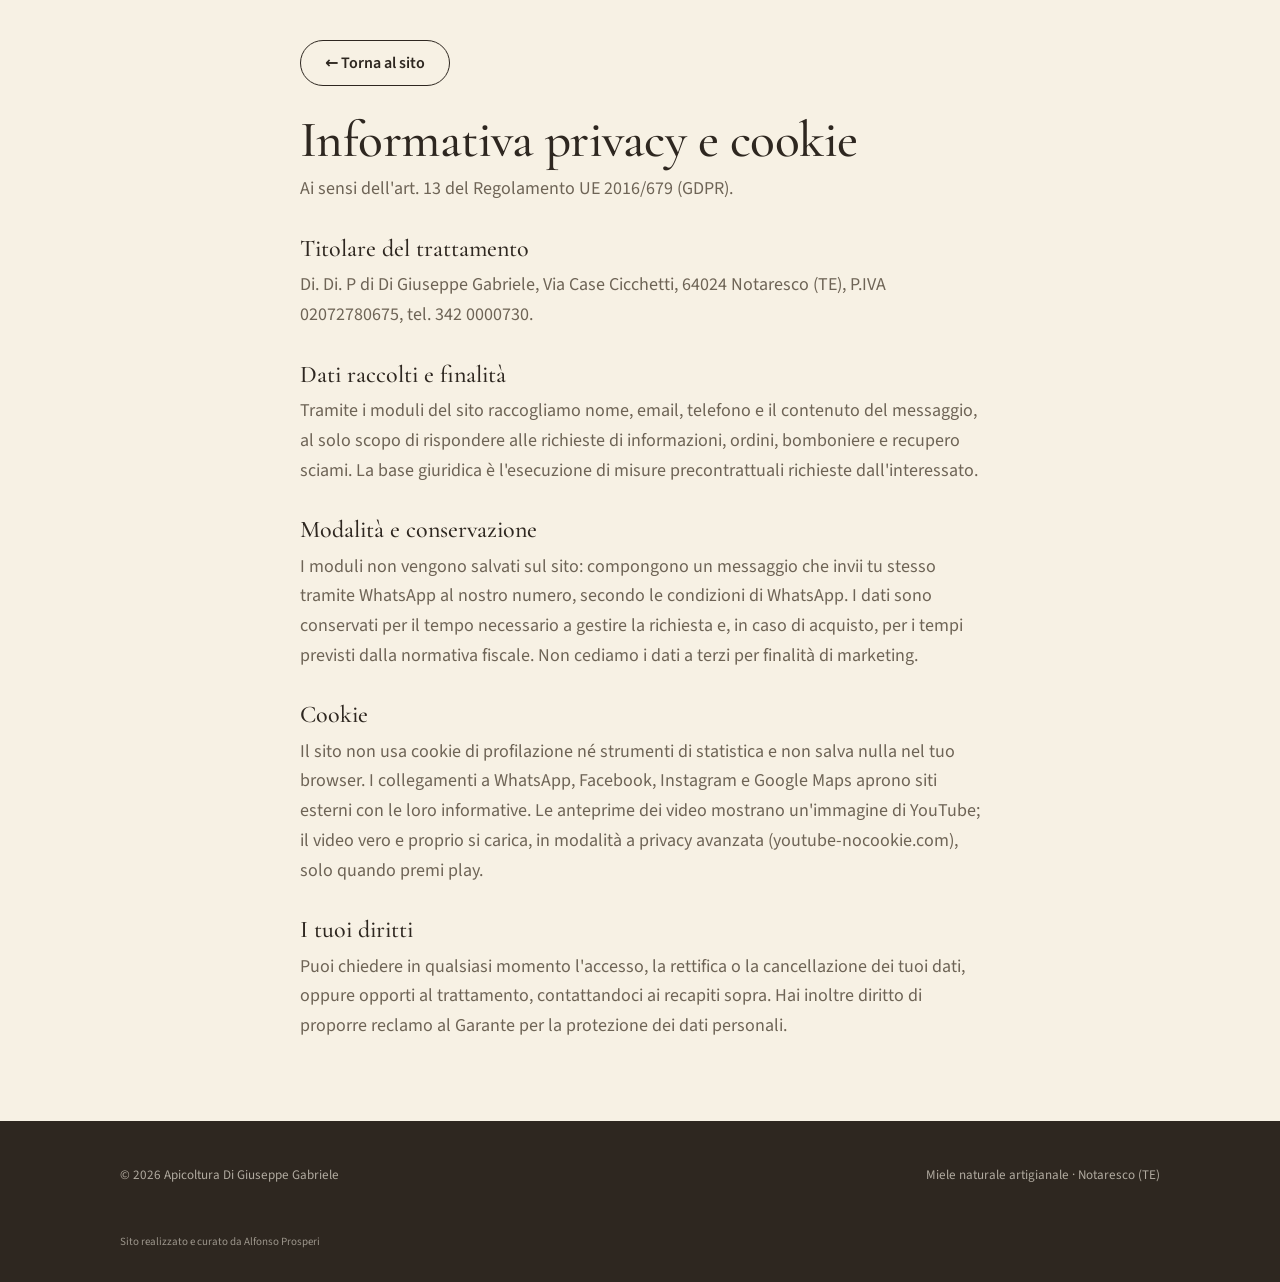
<file: privacy.html>
<!doctype html>
<html lang="it">
<head>
<meta charset="utf-8">
<meta name="viewport" content="width=device-width, initial-scale=1, viewport-fit=cover">
<title>Privacy · Apicoltura Di Giuseppe Gabriele</title>
<meta name="robots" content="noindex">
<meta name="theme-color" content="#F7F1E4">
<link rel="icon" type="image/png" href="img/favicon.png">
<link rel="stylesheet" href="stile.css?v=688e3501">
<style>.priv{max-width:760px;padding-block:40px 80px}.priv h1{margin-bottom:6px;font-size:clamp(2.2rem,5vw,3.2rem)}.priv h2{font-size:1.5rem;margin:32px 0 8px}.priv p{color:var(--matita)}</style>
</head>
<body>
<main class="foglio priv">
<p style="margin-bottom:26px"><a class="tasto" href="index.html">← Torna al sito</a></p>
<h1>Informativa privacy e cookie</h1>
<p>Ai sensi dell'art. 13 del Regolamento UE 2016/679 (GDPR).</p>
<h2>Titolare del trattamento</h2>
<p>Di. Di. P di Di Giuseppe Gabriele, Via Case Cicchetti, 64024 Notaresco (TE), P.IVA 02072780675, tel. 342 0000730.</p>
<h2>Dati raccolti e finalità</h2>
<p>Tramite i moduli del sito raccogliamo nome, email, telefono e il contenuto del messaggio, al solo scopo di rispondere alle richieste di informazioni, ordini, bomboniere e recupero sciami. La base giuridica è l'esecuzione di misure precontrattuali richieste dall'interessato.</p>
<h2>Modalità e conservazione</h2>
<p>I moduli non vengono salvati sul sito: compongono un messaggio che invii tu stesso tramite WhatsApp al nostro numero, secondo le condizioni di WhatsApp. I dati sono conservati per il tempo necessario a gestire la richiesta e, in caso di acquisto, per i tempi previsti dalla normativa fiscale. Non cediamo i dati a terzi per finalità di marketing.</p>
<h2>Cookie</h2>
<p>Il sito non usa cookie di profilazione né strumenti di statistica e non salva nulla nel tuo browser. I collegamenti a WhatsApp, Facebook, Instagram e Google Maps aprono siti esterni con le loro informative. Le anteprime dei video mostrano un'immagine di YouTube; il video vero e proprio si carica, in modalità a privacy avanzata (youtube-nocookie.com), solo quando premi play.</p>
<h2>I tuoi diritti</h2>
<p>Puoi chiedere in qualsiasi momento l'accesso, la rettifica o la cancellazione dei tuoi dati, oppure opporti al trattamento, contattandoci ai recapiti sopra. Hai inoltre diritto di proporre reclamo al Garante per la protezione dei dati personali.</p>
</main>
<footer class="chiusura">
<div class="foglio">
<div class="pagina" style="margin-top:0;padding-top:0;border-top:0"><span>© <span id="anno">2026</span> Apicoltura Di Giuseppe Gabriele</span><span>Miele naturale artigianale · Notaresco (TE)</span></div>
<p class="credito">Sito realizzato e curato da <a href="https://prosperialfonso.com" rel="author">Alfonso Prosperi</a></p>
</div>
</footer>
<script src="sito.js?v=a9cdfea3"></script>
<!-- Cloudflare Web Analytics --><script defer src='https://static.cloudflareinsights.com/beacon.min.js' data-cf-beacon='{"token": "d7486d64956d45a597f33cba763ff9ae"}'></script><!-- End Cloudflare Web Analytics -->
</body>
</html>
</file>
<file: stile.css>
/* ==========================================================================
   Apicoltura Di Giuseppe Gabriele
   Stile classico e caldo: carta chiara, titoli Cormorant Garamond,
   testi Source Sans, foto con angoli smussati.
   ========================================================================== */

/* font ospitati sul sito */
@font-face{font-family:"Cormorant Garamond";font-style:normal;font-weight:500;font-display:swap;src:url(fonts/cormorant-garamond-latin-500-normal.woff2) format("woff2")}
@font-face{font-family:"Cormorant Garamond";font-style:italic;font-weight:500;font-display:swap;src:url(fonts/cormorant-garamond-latin-500-italic.woff2) format("woff2")}
@font-face{font-family:"Cormorant Garamond";font-style:normal;font-weight:600;font-display:swap;src:url(fonts/cormorant-garamond-latin-600-normal.woff2) format("woff2")}
@font-face{font-family:"Source Sans 3";font-style:normal;font-weight:400;font-display:swap;src:url(fonts/source-sans-3-latin-400-normal.woff2) format("woff2")}
@font-face{font-family:"Source Sans 3";font-style:italic;font-weight:400;font-display:swap;src:url(fonts/source-sans-3-latin-400-italic.woff2) format("woff2")}
@font-face{font-family:"Source Sans 3";font-style:normal;font-weight:600;font-display:swap;src:url(fonts/source-sans-3-latin-600-normal.woff2) format("woff2")}
@font-face{font-family:"Source Sans 3";font-style:normal;font-weight:700;font-display:swap;src:url(fonts/source-sans-3-latin-700-normal.woff2) format("woff2")}

/* ---------- colori: giorno ---------- */
:root{
  --carta:#F7F1E4;
  --carta-2:#EFE6D2;
  --bianco:#FFFDF8;
  --inchiostro:#2E2720;
  --matita:#6E6456;
  --riga:#E0D5BE;
  --miele:#B97C12;
  --miele-vivo:#D99A26;
  --miele-chiaro:#F4E3B5;
  --erba:#5A7436;
  --ombra:0 2px 4px rgba(46,39,32,.06), 0 12px 28px -14px rgba(46,39,32,.28);
  --r:12px;
  --f-titoli:"Cormorant Garamond",Garamond,Georgia,"Times New Roman",serif;
  --f-testo:"Source Sans 3","Segoe UI",system-ui,-apple-system,sans-serif;
  --largo:1120px;
  --colonna:680px;
}
/* ---------- colori: notte (solo se si preme la luna) ---------- */
:root[data-theme="dark"]{
  color-scheme:dark;
  --carta:#1E1A15; --carta-2:#27221B; --bianco:#2E2820;
  --inchiostro:#F0E8D8; --matita:#B6AB97; --riga:#3A3329;
  --miele:#E4AE4A; --miele-vivo:#E9B85A; --miele-chiaro:#46371A; --erba:#A6C27A;
  --ombra:0 2px 4px rgba(0,0,0,.3), 0 14px 30px -14px rgba(0,0,0,.7);
}

/* ---------- base ---------- */
*,*::before,*::after{box-sizing:border-box}
html{overflow-x:hidden;-webkit-text-size-adjust:100%;scroll-behavior:smooth;scroll-padding-top:20px}
body{margin:0;background:var(--carta);color:var(--inchiostro);font:400 18px/1.65 var(--f-testo);-webkit-font-smoothing:antialiased}
img{max-width:100%;height:auto;display:block}
a{color:inherit;text-decoration-color:var(--miele-vivo);text-decoration-thickness:1.5px;text-underline-offset:3px}
a:hover{color:var(--miele)}
[hidden]{display:none!important}
p{margin:0}
h1,h2,h3,h4{font-family:var(--f-titoli);font-weight:600;line-height:1.1;margin:0;text-wrap:balance}
h1{font-size:clamp(2.6rem,6vw,4.4rem);font-weight:500;letter-spacing:-.01em}
h2{font-size:clamp(2rem,3.8vw,2.9rem);font-weight:500}
h3{font-size:1.5rem}
:focus-visible{outline:3px solid var(--miele-vivo);outline-offset:3px;border-radius:4px}
.salta{position:absolute;left:-9999px;top:8px;background:var(--inchiostro);color:var(--carta);padding:10px 14px;z-index:100}
.salta:focus{left:12px}
.macchina{font-family:var(--f-titoli)}
/* note brevi: corsivo del titolo, colore miele */
.mano{font-family:var(--f-titoli);font-style:italic;font-weight:500;font-size:1.3rem;line-height:1.3;color:var(--matita)}
.mano.miele{color:var(--miele)}
.mano.erba{color:var(--erba)}
.etichetta{font:600 .78rem/1.3 var(--f-testo);letter-spacing:.14em;text-transform:uppercase;color:var(--miele)}
.evidenzia{background:none;color:var(--inchiostro);font-weight:600}
.testo{max-width:var(--colonna)}
.testo p+p{margin-top:1em}
.spazio{display:flex;flex-direction:column;gap:22px}

/* ---------- impaginazione ---------- */
.foglio{max-width:var(--largo);margin:0 auto;padding-inline:clamp(16px,4vw,40px)}
main>section{padding-block:clamp(48px,7vw,88px)}
main>section.alt{background:var(--carta-2)}

/* ---------- testata ---------- */
.testata{background:var(--carta);border-bottom:1px solid var(--riga);position:sticky;top:env(safe-area-inset-top,0px);z-index:50}
.testata .riga-marca{display:flex;align-items:center;justify-content:space-between;gap:14px 28px;min-height:76px}
.marca{display:flex;align-items:center;gap:14px;text-decoration:none}
.marca:hover{color:inherit}
.marca img{width:48px;height:48px;border-radius:50%}
.marca b{display:block;font:600 1.35rem/1.1 var(--f-titoli)}
.marca small{display:block;font-size:.8rem;color:var(--matita);margin-top:2px}
.strumenti{display:flex;align-items:center;gap:8px}
.tasto-icona{width:40px;height:40px;display:grid;place-items:center;border:1px solid var(--riga);background:var(--bianco);color:var(--inchiostro);border-radius:50%;cursor:pointer}
.tasto-icona svg{width:18px;height:18px}
.tasto-menu{display:none}
.tasto-tema .luna{display:none}
:root[data-theme="dark"] .tasto-tema .sole{display:none}
:root[data-theme="dark"] .tasto-tema .luna{display:block}
/* menu */
.linguette{margin-left:auto}
.linguette ul{list-style:none;margin:0;padding:0;display:flex;flex-wrap:wrap;gap:4px 24px;align-items:center}
.linguette a{display:block;padding:6px 0;font-weight:600;font-size:.95rem;text-decoration:none;color:var(--matita);border-bottom:2px solid transparent}
.linguette a:hover{color:var(--inchiostro)}
.linguette a[aria-current="page"]{color:var(--inchiostro);border-bottom-color:var(--miele-vivo)}
.linguette .adotta a{background:var(--inchiostro);color:var(--carta);padding:9px 18px;border-radius:999px;border:0}
.linguette .adotta a:hover{background:var(--miele);color:#fff}
.linguette .adotta a[aria-current="page"]{background:var(--miele);color:#fff}
@media (max-width:1080px){
  .testata .riga-marca{flex-wrap:wrap}
  .tasto-menu{display:grid}
  .linguette{display:none;order:3;width:100%;margin:0}
  .linguette.aperto{display:block}
  .linguette ul{flex-direction:column;align-items:stretch;gap:0;padding-bottom:16px}
  .linguette li{border-top:1px solid var(--riga)}
  .linguette a{padding:13px 2px;font-size:1.05rem;border:0}
  .linguette a[aria-current="page"]{color:var(--miele)}
  .linguette .adotta{margin-top:12px;border:0}
  .linguette .adotta a{text-align:center;padding:13px}
}
@media (max-width:520px){.marca b{font-size:1.1rem}.marca small{font-size:.72rem}}

/* ---------- foto ---------- */
.stampa{margin:0;display:flex;flex-direction:column;gap:8px;max-width:100%}
.stampa img{width:100%;border-radius:var(--r);box-shadow:var(--ombra);background:var(--carta-2)}
.stampa figcaption{font-size:.88rem;font-style:italic;color:var(--matita)}
.stampa.quadro img{aspect-ratio:1;object-fit:cover}
.stampa.orizz img{aspect-ratio:3/2;object-fit:cover}
.stampa.vert img{aspect-ratio:4/5;object-fit:cover}
.stampa.vasetto img{object-fit:contain;padding:14px;aspect-ratio:1;background:#fff}

/* ---------- tasti ---------- */
.tasto{display:inline-flex;align-items:center;justify-content:center;gap:10px;font:600 1rem/1 var(--f-testo);padding:14px 24px;border:1.5px solid var(--inchiostro);background:transparent;color:var(--inchiostro);text-decoration:none;cursor:pointer;border-radius:999px;transition:background .15s,color .15s,border-color .15s}
.tasto:hover{background:var(--inchiostro);color:var(--carta)}
.tasto.pieno{background:var(--miele-vivo);border-color:var(--miele-vivo);color:#2A2008}
.tasto.pieno:hover{background:var(--miele);border-color:var(--miele);color:#fff}
.tasto svg{width:16px;height:16px}
.tasti{display:flex;flex-wrap:wrap;gap:12px}

/* ---------- apertura di pagina ---------- */
.apertura{padding-block:clamp(40px,6vw,80px)!important;background:var(--carta)!important}
.apertura .griglia{display:grid;grid-template-columns:1fr 1fr;gap:clamp(28px,5vw,64px);align-items:center}
.apertura .spazio{gap:20px}
.apertura .sottotitolo{font-size:1.2rem;color:var(--matita);max-width:48ch}
.apertura .stampa img{aspect-ratio:4/3;object-fit:cover}
@media (max-width:820px){.apertura .griglia{grid-template-columns:1fr}}

/* titolo di sezione */
.titolo{display:flex;flex-wrap:wrap;align-items:baseline;gap:6px 20px;margin-bottom:clamp(24px,3vw,40px)}
.titolo .mano{margin-left:auto}
@media (max-width:640px){.titolo .mano{margin-left:0;width:100%}}

/* ---------- home ---------- */
.riquadri{display:grid;grid-template-columns:repeat(3,1fr);gap:clamp(20px,3vw,34px)}
.riquadro{display:flex;flex-direction:column;gap:12px}
.riquadro .stampa img{aspect-ratio:4/3;object-fit:cover}
.riquadro .stampa.vasetto img{object-fit:contain}
.riquadro .stampa figcaption{display:none}
.riquadro h3{margin-top:6px}
.riquadro p{color:var(--matita)}
.riquadro a.link{font-weight:600;color:var(--miele);text-decoration:none;align-self:flex-start}
.riquadro a.link::after{content:" →"}
.riquadro a.link:hover{text-decoration:underline}
@media (max-width:880px){.riquadri{grid-template-columns:1fr 1fr}}
@media (max-width:560px){.riquadri{grid-template-columns:1fr}}

.appunti{display:grid;grid-template-columns:repeat(3,1fr);gap:22px}
.appunti div{background:var(--bianco);border-radius:var(--r);padding:22px 24px}

.appunti b{display:block;font:600 1.35rem/1.2 var(--f-titoli);margin-bottom:8px}
.appunti p{color:var(--matita);font-size:1rem}
@media (max-width:760px){.appunti{grid-template-columns:1fr}}

.righe{background:var(--bianco);border-radius:var(--r);padding:clamp(20px,3vw,32px)}

/* citazione */
.citazione{font-family:var(--f-titoli);font-style:italic;font-weight:500;font-size:clamp(1.6rem,2.8vw,2.1rem);line-height:1.3;color:var(--inchiostro);max-width:32ch;border-left:3px solid var(--miele-vivo);padding-left:22px;margin:0}
.citazione cite{display:block;font:600 .78rem/1 var(--f-testo);letter-spacing:.14em;text-transform:uppercase;color:var(--matita);margin-top:14px;font-style:normal}

/* due colonne */
.due{display:grid;grid-template-columns:1fr 1fr;gap:clamp(28px,5vw,64px);align-items:center}
.due.invertito>:first-child{order:2}
.due .stampa{width:100%}
.due .foto-doppie{display:grid;grid-template-columns:1.4fr 1fr;gap:16px;align-items:end}
.due .foto-doppie .stampa img{aspect-ratio:auto}
.due .foto-doppie .stampa:first-child img{aspect-ratio:4/3;object-fit:cover}
.due .foto-doppie .stampa:last-child img{aspect-ratio:3/4;object-fit:cover}
@media (max-width:820px){.due{grid-template-columns:1fr}.due.invertito>:first-child{order:0}}

/* ---------- prodotti ---------- */
.mieli{display:grid;grid-template-columns:repeat(3,1fr);gap:26px}
.scheda{background:var(--bianco);border-radius:var(--r);overflow:hidden;display:flex;flex-direction:column;box-shadow:var(--ombra)}
.scheda .foto{padding:18px;background:#fff}
.scheda .foto img{aspect-ratio:1;object-fit:contain;width:100%}
.scheda .corpo{padding:20px 22px 24px;display:flex;flex-direction:column;gap:12px;flex:1}
.scheda h3{display:flex;justify-content:space-between;gap:10px;align-items:center}
.scheda .tono{width:20px;height:20px;border-radius:50%;border:1px solid rgba(0,0,0,.15);flex:none}
.scheda dl{margin:0;display:grid;grid-template-columns:auto 1fr;gap:4px 14px;font-size:.95rem}
.scheda dt{color:var(--matita)}
.scheda dd{margin:0}
.scheda .formati{margin-top:auto;font-size:.92rem;color:var(--matita);border-top:1px solid var(--riga);padding-top:12px}
.scheda .formati b{color:var(--inchiostro)}
@media (max-width:900px){.mieli{grid-template-columns:1fr 1fr}}
@media (max-width:560px){.mieli{grid-template-columns:1fr}}
.altri{display:grid;grid-template-columns:repeat(3,1fr);gap:26px;margin-top:clamp(28px,4vw,44px)}
.altro{display:grid;grid-template-columns:110px 1fr;gap:18px;align-items:center}
.altro .stampa{width:100%}
.altro h3{font-size:1.3rem;margin-bottom:4px}
.altro p{font-size:.95rem;color:var(--matita)}
@media (max-width:900px){.altri{grid-template-columns:1fr}}

/* ricette */
.ricette{list-style:none;margin:0;padding:0;counter-reset:r;display:grid;grid-template-columns:1fr 1fr;gap:20px}
.ricette li{counter-increment:r;background:var(--bianco);border-radius:var(--r);padding:22px 24px 22px 70px;position:relative}
.ricette li::before{content:counter(r);position:absolute;left:22px;top:20px;width:32px;height:32px;border-radius:50%;background:var(--miele-chiaro);color:var(--miele);display:grid;place-items:center;font:600 1.1rem/1 var(--f-titoli)}
.ricette h3{font-size:1.35rem;margin-bottom:6px}
.ricette p{font-size:.97rem;color:var(--matita)}
.ricette .mano{font-size:1.1rem;display:block;margin-top:8px}
@media (max-width:760px){.ricette{grid-template-columns:1fr}}

/* ---------- calendario ---------- */
.mesi{background:var(--bianco);border-radius:var(--r);overflow:hidden}
.mese+.mese{border-top:1px solid var(--riga)}
.mese summary{list-style:none;cursor:pointer;display:grid;grid-template-columns:44px 1fr auto;gap:14px;align-items:center;padding:16px 22px}
.mese summary::-webkit-details-marker{display:none}
.mese summary .n{font-size:.85rem;color:var(--matita);font-variant-numeric:tabular-nums}
.mese summary h3{font-size:1.4rem;display:flex;align-items:center;gap:12px;flex-wrap:wrap}
.mese summary h3 .raccolto{font:600 .68rem/1 var(--f-testo);letter-spacing:.1em;padding:5px 9px;background:var(--miele-chiaro);color:var(--miele);border-radius:999px;text-transform:uppercase}
.mese summary .segno{width:28px;height:28px;border-radius:50%;background:var(--carta-2);display:grid;place-items:center;font-weight:600;color:var(--matita)}
.mese summary .segno::before{content:"+"}
.mese[open] summary .segno::before{content:"–"}
.mese summary:hover h3{color:var(--miele)}
.mese[open]{background:var(--carta)}
.mese .dentro{display:grid;grid-template-columns:1fr 1.4fr;gap:clamp(20px,3vw,36px);padding:6px 22px 28px 80px;align-items:start}
.mese .dentro .stampa{width:100%}
.mese .dentro .stampa figcaption{display:none}
.mese .fiori{font-size:.95rem;color:var(--erba);margin-bottom:12px}
.mese .fiori::before{content:"Fiorisce: ";font-weight:600}
.mese .dentro p{font-size:1rem}
@media (max-width:760px){.mese .dentro{grid-template-columns:1fr;padding-left:22px}.mese summary{grid-template-columns:34px 1fr auto;padding-inline:16px}}

/* ---------- servizi ---------- */
.servizi{display:grid;grid-template-columns:1fr 1fr;gap:clamp(24px,4vw,48px)}
.servizio{display:flex;flex-direction:column;gap:14px}
.servizio .tre{display:grid;grid-template-columns:1.3fr 1fr 1fr;gap:10px}
.servizio .tre .stampa img{aspect-ratio:3/4;object-fit:cover}
.servizio>.stampa img{aspect-ratio:4/3;object-fit:contain;background:#fff}
.servizio>.stampa figcaption{display:none}
.servizio p{color:var(--matita)}
@media (max-width:820px){.servizi{grid-template-columns:1fr}}

/* ---------- galleria ---------- */
.tavolo{display:grid;grid-template-columns:repeat(4,1fr);gap:14px}
.tavolo button{all:unset;cursor:zoom-in;display:block}
.tavolo button:focus-visible{outline:3px solid var(--miele-vivo);outline-offset:3px;border-radius:var(--r)}
.tavolo .stampa img{aspect-ratio:1;object-fit:cover;transition:transform .3s,filter .3s}
.tavolo button:hover img{filter:brightness(1.06);transform:scale(1.02)}
.tavolo figcaption{display:none}
.altre-foto{margin-top:30px;display:flex;justify-content:center}
@media (max-width:900px){.tavolo{grid-template-columns:repeat(3,1fr)}}
@media (max-width:560px){.tavolo{grid-template-columns:repeat(2,1fr);gap:10px}}

/* visore */
.visore{position:fixed;inset:0;z-index:90;background:rgba(24,20,16,.94);display:grid;grid-template-columns:60px 1fr 60px;align-items:center;padding:calc(56px + env(safe-area-inset-top,0px)) 8px calc(48px + env(safe-area-inset-bottom,0px))}
.visore .scena{height:100%;display:flex;align-items:center;justify-content:center;min-width:0}
.visore .scena img{max-width:100%;max-height:100%;object-fit:contain;border-radius:var(--r)}
.visore button{width:46px;height:46px;border:1px solid rgba(255,255,255,.35);background:rgba(255,255,255,.06);color:#fff;cursor:pointer;display:grid;place-items:center;margin:auto;border-radius:50%}
.visore button svg{width:20px;height:20px}
.visore .chiudi{position:absolute;top:calc(10px + env(safe-area-inset-top,0px));right:12px;margin:0}
.visore .didascalia{position:absolute;left:0;right:0;bottom:calc(14px + env(safe-area-inset-bottom,0px));text-align:center;color:#F3EBD9;font-size:.95rem}
@media (max-width:640px){.visore{grid-template-columns:1fr}.visore .prima,.visore .dopo{position:absolute;bottom:calc(52px + env(safe-area-inset-bottom,0px))}.visore .prima{left:16px}.visore .dopo{right:16px}}

/* ---------- video ---------- */
.video{display:grid;grid-template-columns:repeat(4,1fr);gap:22px 18px}
.clip{display:flex;flex-direction:column;gap:8px}
.clip .cornice{position:relative;aspect-ratio:16/9;background:#1E1812;border-radius:var(--r);overflow:hidden;box-shadow:var(--ombra)}
.clip .cornice button{position:absolute;inset:0;width:100%;height:100%;border:0;padding:0;background:#1E1812;cursor:pointer}
.clip .cornice button img{width:100%;height:100%;object-fit:cover;opacity:.85}
.clip .cornice button:hover img{opacity:1}
.clip .play{position:absolute;left:50%;top:50%;width:52px;height:52px;margin:-26px 0 0 -26px;border-radius:50%;background:var(--miele-vivo);color:#2A2008;display:grid;place-items:center}
.clip .play svg{width:20px;height:20px;margin-left:3px}
.clip .cornice iframe{position:absolute;inset:0;width:100%;height:100%;border:0}
.clip p{font-weight:600;font-size:.95rem}
.nota-piccola{margin-top:18px;font-size:.88rem;color:var(--matita)}
@media (max-width:900px){.video{grid-template-columns:1fr 1fr}}
@media (max-width:480px){.video{grid-template-columns:1fr}}

/* ---------- riconoscimenti ---------- */
.premi{display:grid;grid-template-columns:1fr 1fr;gap:clamp(24px,4vw,48px)}
.premio{display:flex;flex-direction:column;gap:14px}
.premio .coppia{display:grid;grid-template-columns:1fr 1fr;gap:12px}
.premio .coppia .stampa img{aspect-ratio:4/3;object-fit:cover}
.premio .coppia figcaption{display:none}
.premio p{color:var(--matita)}
@media (max-width:760px){.premi{grid-template-columns:1fr}}

/* ---------- recensioni ---------- */
.recensioni{display:grid;grid-template-columns:auto 1fr;gap:clamp(24px,4vw,40px);align-items:stretch}
.voto{background:var(--inchiostro);color:var(--carta);border-radius:var(--r);padding:26px 28px;display:flex;flex-direction:column;gap:6px;align-items:flex-start;min-width:220px}
.voto .etichetta{color:var(--miele-vivo)}
.voto b{font:500 4rem/1 var(--f-titoli)}
.stelle{color:var(--miele-vivo);letter-spacing:2px}
.voto .tasto{margin-top:auto;border-color:var(--carta);color:var(--carta)}
.voto .tasto:hover{background:var(--carta);color:var(--inchiostro)}
.pareri{display:grid;grid-template-columns:1fr 1fr;gap:20px}
.parere{background:var(--bianco);border-radius:var(--r);padding:24px 26px;display:flex;flex-direction:column;gap:12px}
.parere blockquote{margin:0;font-family:var(--f-titoli);font-style:italic;font-size:1.45rem;line-height:1.3}
.parere footer{font-size:.88rem;color:var(--matita);margin-top:auto}
@media (max-width:760px){.recensioni,.pareri{grid-template-columns:1fr}}

/* ---------- adotta un'arnia ---------- */
.passi{list-style:none;margin:0;padding:0;display:grid;grid-template-columns:repeat(3,1fr);gap:22px;counter-reset:p}
.passi li{counter-increment:p;display:flex;flex-direction:column;gap:6px;background:var(--bianco);border-radius:var(--r);padding:22px 24px}

.passi li::before{content:counter(p);width:36px;height:36px;border-radius:50%;background:var(--miele-vivo);color:#2A2008;display:grid;place-items:center;font:600 1.2rem/1 var(--f-titoli);margin-bottom:6px}
.passi p{color:var(--matita);font-size:.97rem}
@media (max-width:760px){.passi{grid-template-columns:1fr}}
.pacchetti{display:grid;grid-template-columns:repeat(3,1fr);gap:24px;align-items:stretch}
.pacchetto{position:relative;background:var(--bianco);border-radius:var(--r);display:flex;flex-direction:column;box-shadow:var(--ombra);border:2px solid transparent}
.pacchetto.top{border-color:var(--miele-vivo)}
.pacchetto .cima{padding:24px 24px 16px;display:flex;flex-direction:column;gap:6px;border-bottom:1px solid var(--riga)}
.pacchetto .prezzo{font:500 2.4rem/1 var(--f-titoli);color:var(--miele)}
.pacchetto .prezzo small{font:400 .9rem var(--f-testo);color:var(--matita)}
.pacchetto ul{margin:0;padding:18px 24px;list-style:none;display:flex;flex-direction:column;gap:10px;flex:1}
.pacchetto li{padding-left:24px;position:relative;font-size:.98rem}
.pacchetto li::before{content:"✓";position:absolute;left:0;font-weight:700;color:var(--erba)}
.pacchetto .tasto{margin:0 24px 24px}
.pacchetto .segnalibro{position:absolute;top:-13px;right:20px;background:var(--miele-vivo);color:#2A2008;font:700 .7rem/1 var(--f-testo);letter-spacing:.1em;text-transform:uppercase;padding:7px 12px;border-radius:999px}
@media (max-width:900px){.pacchetti{grid-template-columns:1fr}.pacchetto.top{order:-1}}
.certificato{display:grid;grid-template-columns:1fr 1fr;gap:clamp(24px,4vw,56px);align-items:start;margin-top:clamp(40px,5vw,64px)}
.certificato h3.macchina{text-transform:none!important;font-size:1.8rem}
.attestato{background:var(--bianco);border:1px solid var(--miele-vivo);outline:1px solid var(--miele-vivo);outline-offset:-9px;border-radius:6px;padding:40px 30px 32px;text-align:center;display:flex;flex-direction:column;gap:10px;box-shadow:var(--ombra)}
.attestato b{font:italic 500 2.6rem/1.1 var(--f-titoli)}
.attestato .piede{display:flex;justify-content:space-between;gap:10px;margin-top:14px;font-size:.8rem;color:var(--matita)}
@media (max-width:820px){.certificato{grid-template-columns:1fr}}

/* ---------- moduli ---------- */
.modulo{background:var(--bianco);border-radius:var(--r);padding:clamp(22px,3vw,32px);box-shadow:var(--ombra)}
.modulo .intest{font:600 1.5rem/1.1 var(--f-titoli);margin-bottom:20px}
.modulo .intest span{display:none}
.campi{display:grid;grid-template-columns:1fr 1fr;gap:16px 18px}
.campi .tutto{grid-column:1/-1}
.campo{display:flex;flex-direction:column;gap:6px}
.campo label{font-weight:600;font-size:.88rem}
.campo input,.campo select,.campo textarea{font:inherit;font-size:1rem;color:var(--inchiostro);background:var(--carta);border:1px solid var(--riga);border-radius:10px;padding:12px 14px;width:100%}
.campo textarea{min-height:120px;resize:vertical}
.campo input::placeholder,.campo textarea::placeholder{color:var(--matita);opacity:.7}
.campo input:focus,.campo select:focus,.campo textarea:focus{outline:2px solid var(--miele-vivo);outline-offset:1px;border-color:transparent}
.spunta{display:grid;grid-template-columns:20px 1fr;gap:10px;align-items:start;font-size:.92rem;color:var(--matita)}
.spunta input{width:18px;height:18px;margin-top:3px;accent-color:var(--miele)}
.nascosto{position:absolute;left:-9999px;width:1px;height:1px;opacity:0}
.piede-modulo{display:flex;flex-wrap:wrap;align-items:center;gap:14px 20px}
.esito{font-weight:600;color:var(--erba);font-size:.95rem}
.nota-modulo{margin-top:14px;font-size:.88rem;color:var(--matita)}
@media (max-width:640px){.campi{grid-template-columns:1fr}}

/* ---------- contatti ---------- */
.contatti{display:grid;grid-template-columns:.9fr 1.1fr;gap:clamp(28px,5vw,64px);align-items:start}
.recapiti{margin:0}
.recapiti div{display:grid;grid-template-columns:110px 1fr;gap:12px;padding:14px 0;border-bottom:1px solid var(--riga)}
.recapiti div:first-child{border-top:1px solid var(--riga)}
.recapiti dt{color:var(--matita);font-size:.92rem}
.recapiti dd{margin:0;font-weight:600}
.social{display:flex;flex-wrap:wrap;gap:10px;margin-top:22px}
@media (max-width:820px){.contatti{grid-template-columns:1fr}}

/* ---------- piè di pagina ---------- */
.chiusura{background:var(--inchiostro);color:var(--carta);padding-block:44px 32px}
.chiusura .foglio{display:flex;flex-wrap:wrap;justify-content:space-between;gap:24px 40px;align-items:flex-start}
.chiusura p{font-size:.92rem;line-height:1.7;opacity:.85}
.chiusura p strong{font:600 1.25rem/1.4 var(--f-titoli);opacity:1}
.chiusura nav{display:flex;flex-wrap:wrap;gap:8px 22px;font-size:.92rem;max-width:520px}
.chiusura nav a{text-decoration:none;opacity:.8}
.chiusura nav a:hover{opacity:1;color:var(--miele-vivo)}
.chiusura .pagina{width:100%;display:flex;justify-content:space-between;flex-wrap:wrap;gap:8px;margin-top:8px;padding-top:16px;border-top:1px solid rgba(247,241,228,.15);font-size:.82rem;opacity:.65}
.chiusura .pagina a{color:inherit}
.chiusura .credito{width:100%;margin-top:24px;font-size:11px;line-height:1.4;text-align:left;opacity:.55}
.chiusura .credito a{color:inherit;text-decoration:none}
.chiusura .credito a:hover{text-decoration:underline}
:root[data-theme="dark"] .chiusura{background:#15120E;color:var(--inchiostro)}
.wa{position:fixed;right:16px;bottom:calc(16px + env(safe-area-inset-bottom,0px));z-index:40;width:54px;height:54px;border-radius:50%;background:#25D366;color:#fff;display:grid;place-items:center;box-shadow:0 8px 20px -6px rgba(0,0,0,.45)}
.wa svg{width:27px;height:27px}
.wa:hover{color:#fff}

@media (prefers-reduced-motion: reduce){html{scroll-behavior:auto}*{transition:none!important;animation:none!important}}
.linguette .adotta{order:9}
.marca{min-width:0;flex:1 1 auto}
.marca span{min-width:0}
@media (max-width:1080px){.testata .riga-marca{flex-wrap:wrap}.strumenti{flex:none}}
@media (max-width:520px){.marca img{width:40px;height:40px}.marca small{white-space:nowrap;overflow:hidden;text-overflow:ellipsis}}
.marca{flex:1 1 0}
@media (max-width:520px){.marca b{font-size:1.05rem}}

/* ---------- testata che accompagna lo scorrimento ---------- */
html{scroll-padding-top:calc(var(--h-testata,76px) - 20px)}
.testata{transition:box-shadow .2s}
.testata .riga-marca{transition:min-height .2s}
.testata.scrollato{box-shadow:0 6px 18px -12px rgba(46,39,32,.35)}
.testata.scrollato .riga-marca{min-height:60px}
.testata.scrollato .marca img{width:38px;height:38px}
.marca img{transition:width .2s,height .2s}

/* ---------- indice di pagina: segue lo scorrimento sotto la testata ---------- */
.indice{position:sticky;top:var(--h-testata,76px);z-index:45;background:color-mix(in srgb,var(--carta) 94%,transparent);-webkit-backdrop-filter:blur(8px);backdrop-filter:blur(8px);border-bottom:1px solid var(--riga);border-top:1px solid var(--riga)}
.indice .foglio{display:flex;align-items:center;gap:18px;min-height:52px}
.indice span{font:600 .72rem/1 var(--f-testo);letter-spacing:.14em;text-transform:uppercase;color:var(--matita);flex:none}
.indice .voci{display:flex;gap:6px;overflow-x:auto;scrollbar-width:none;-webkit-overflow-scrolling:touch;padding-block:8px}
.indice .voci::-webkit-scrollbar{display:none}
.indice a{white-space:nowrap;padding:7px 15px;border-radius:999px;font-weight:600;font-size:.92rem;text-decoration:none;color:var(--matita);transition:background .15s,color .15s}
.indice a:hover{color:var(--inchiostro);background:var(--carta-2)}
.indice a.attivo{background:var(--inchiostro);color:var(--carta)}
@media (max-width:700px){.indice span{display:none}.indice .foglio{min-height:48px}.indice a{font-size:.88rem;padding:6px 13px}}

/* pagina unica: le sezioni di approfondimento restano legate a quella che le precede */
#calendario,#servizi,#video,#pacchetti{padding-top:0!important}
.titolo+.testo{margin-top:0}
@media (min-width:1081px){.marca{flex:none}}

/* pergamena ingrandibile */
.pergamena .ingrandisci{all:unset;display:block;position:relative;cursor:zoom-in;width:100%}
.pergamena .ingrandisci:focus-visible{outline:3px solid var(--miele-vivo);outline-offset:4px;border-radius:var(--r)}
.pergamena .stampa img{aspect-ratio:auto;transition:transform .3s}
.pergamena .ingrandisci:hover img{transform:scale(1.01)}
.pergamena .stampa figcaption{font-style:normal;font-weight:600;color:var(--miele)}
.pergamena .lente{position:absolute;right:12px;top:12px;width:42px;height:42px;border-radius:50%;background:var(--inchiostro);color:var(--carta);display:grid;place-items:center;box-shadow:var(--ombra)}
.pergamena .lente svg{width:20px;height:20px}
.visore.singola .prima,.visore.singola .dopo{visibility:hidden}

/* articolo di giornale: si apre nel visore e si scorre */
.link-articolo{all:unset;cursor:pointer;color:var(--inchiostro);text-decoration:underline;text-decoration-color:var(--miele-vivo);text-decoration-thickness:1.5px;text-underline-offset:3px;font-weight:600}
.link-articolo:hover{color:var(--miele)}
.link-articolo:focus-visible{outline:3px solid var(--miele-vivo);outline-offset:3px;border-radius:4px}
.visore.lungo .scena{align-items:flex-start;overflow-y:auto;-webkit-overflow-scrolling:touch;padding-bottom:24px}
.visore.lungo .scena img{max-height:none;width:min(720px,100%);height:auto}

/* ---------- fascia con il video in sottofondo ---------- */
.banda{position:relative;min-height:clamp(260px,42vw,520px);display:flex;align-items:flex-end;overflow:hidden;background:#3a2c14;padding:0!important}
.banda video{position:absolute;inset:0;width:100%;height:100%;object-fit:cover;filter:saturate(1.05)}
.banda::after{content:"";position:absolute;inset:0;background:linear-gradient(180deg,rgba(30,20,8,0) 40%,rgba(30,20,8,.62))}
.banda-testo{position:relative;z-index:1;width:100%;padding-block:clamp(22px,4vw,44px);display:flex;flex-direction:column;gap:6px;color:#FBF3E2}
.banda-testo .etichetta{color:#F1C465}
.banda-frase{font:500 clamp(1.5rem,3.4vw,2.5rem)/1.15 var(--f-titoli);max-width:22ch;text-wrap:balance}
@media (prefers-reduced-motion:reduce){.banda video{display:none}.banda{background:url(video/dalle-arnie-al-vasetto-poster.webp) center/cover}}

/* fascia video più alta: sul computer mostra più immagine, sul telefono
   diventa quasi quadrata così le riprese verticali riempiono tutto */
.banda{min-height:clamp(320px,54vw,660px)}
@media (max-width:640px){.banda{min-height:96vw}}

/* sul computer il video sta in un riquadro largo come la pagina, intero, senza tagli */
@media (min-width:641px){
  .banda{background:var(--carta-2);min-height:0;display:block;padding-block:clamp(40px,6vw,72px)!important}
  .banda::after{display:none}
  .banda .riquadro-video{position:relative;max-width:var(--largo);margin:0 auto;padding-inline:clamp(16px,4vw,40px)}
  .banda .cornice-video{position:relative;aspect-ratio:16/9;border-radius:var(--r);overflow:hidden;box-shadow:var(--ombra);background:#3a2c14}
  .banda video{position:absolute;inset:0;width:100%;height:100%;object-fit:cover}
  .banda .cornice-video::after{content:"";position:absolute;inset:0;background:linear-gradient(180deg,rgba(30,20,8,0) 55%,rgba(30,20,8,.6))}
  .banda-testo{position:absolute;left:0;right:0;bottom:0;padding:clamp(18px,3vw,32px) clamp(20px,3vw,36px);max-width:none;margin:0}
}
/* sul telefono i due contenitori non fanno nulla */
@media (max-width:640px){.banda .riquadro-video,.banda .cornice-video{position:static}.banda .cornice-video::after{display:none}}

/* bomboniere: l'immagine è quadrata con fondo crema, niente bande bianche */
.servizio>.stampa img{background:#FAF1E2}
@media (max-width:640px){.servizio>.stampa img{aspect-ratio:1}}
</file>
